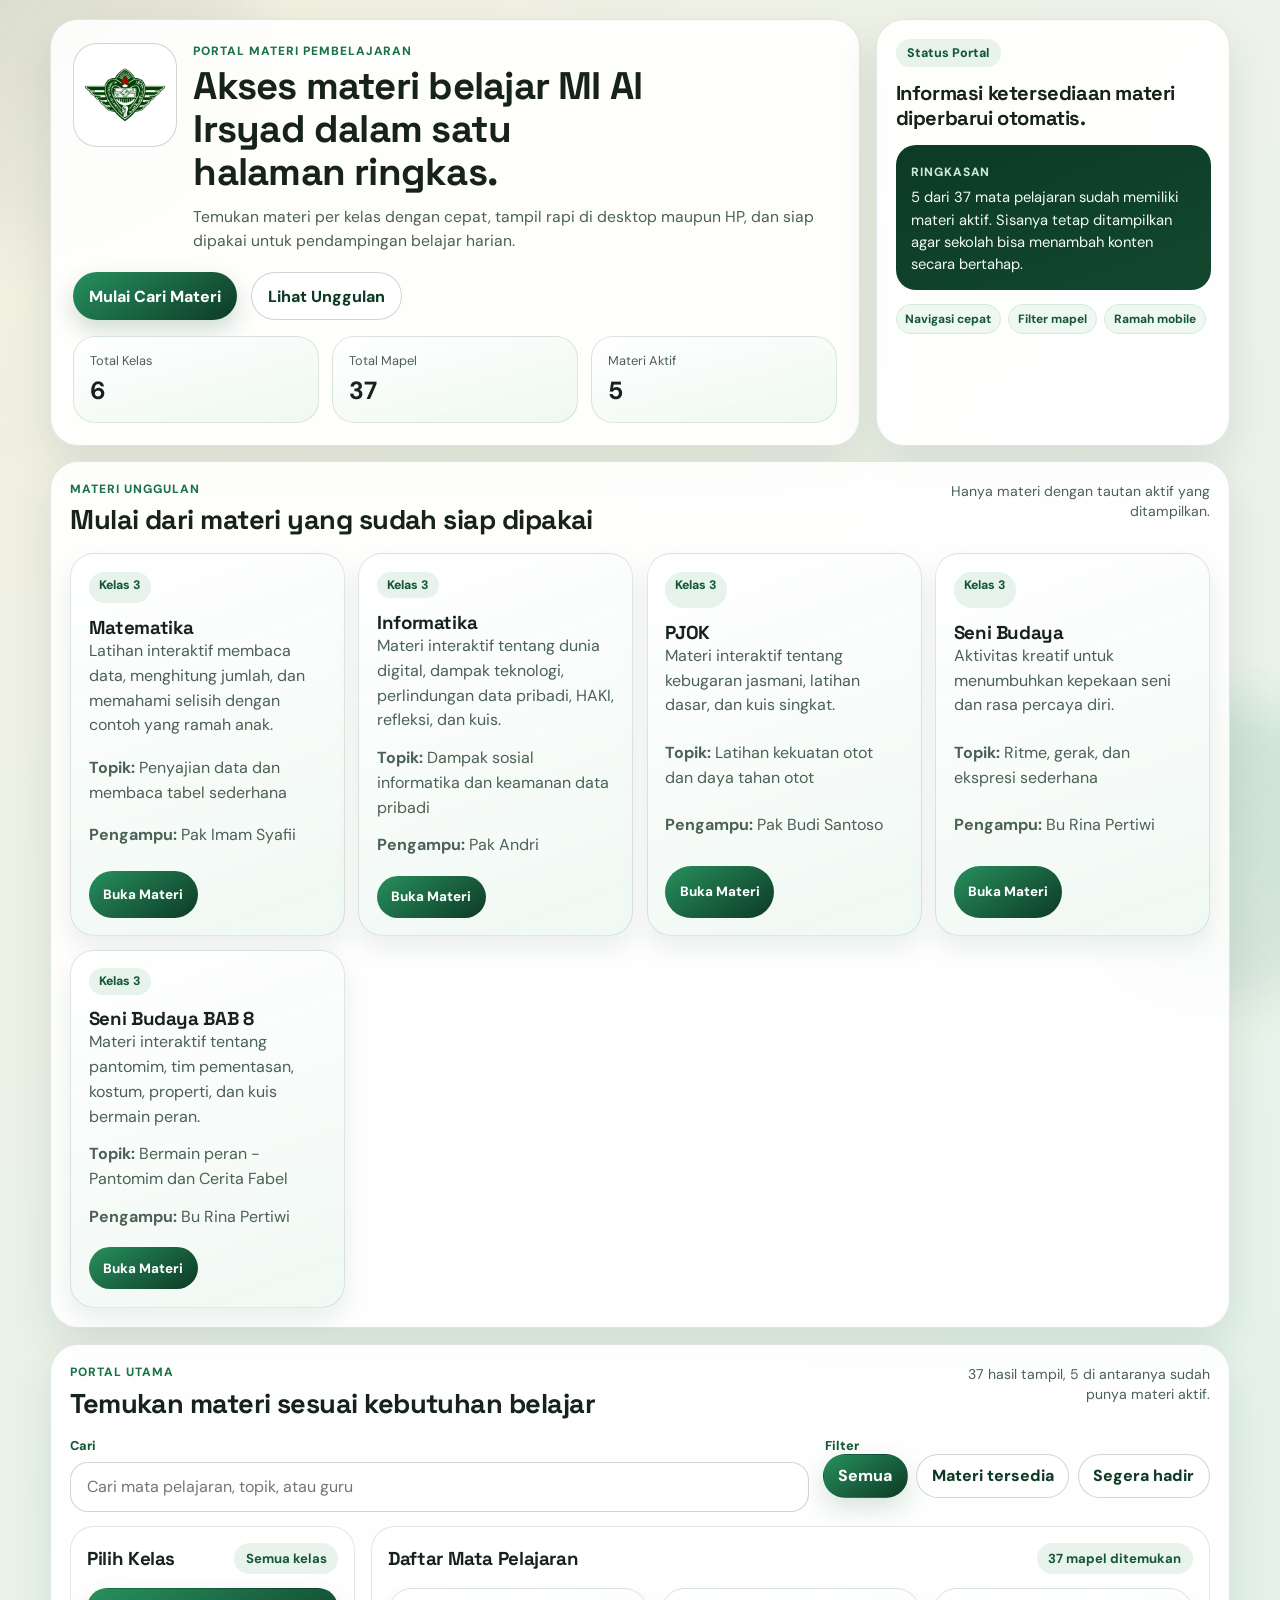
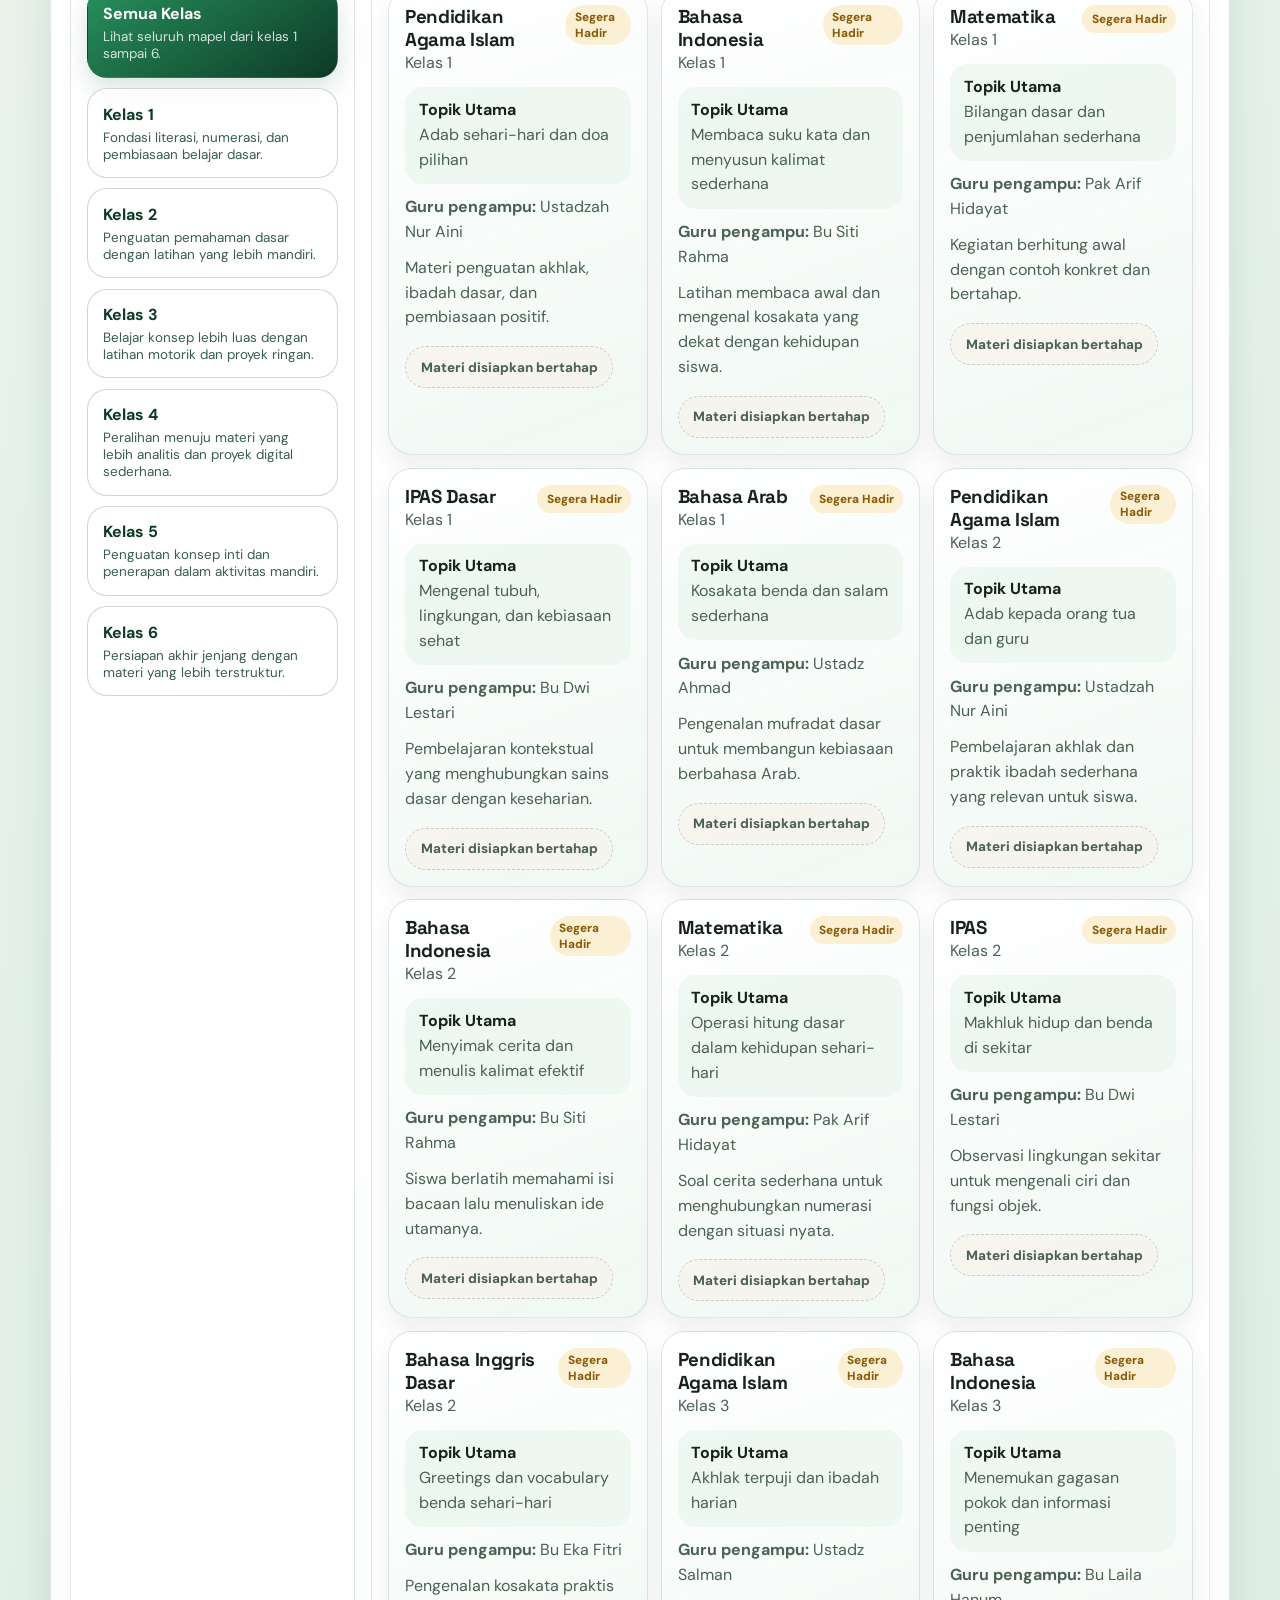
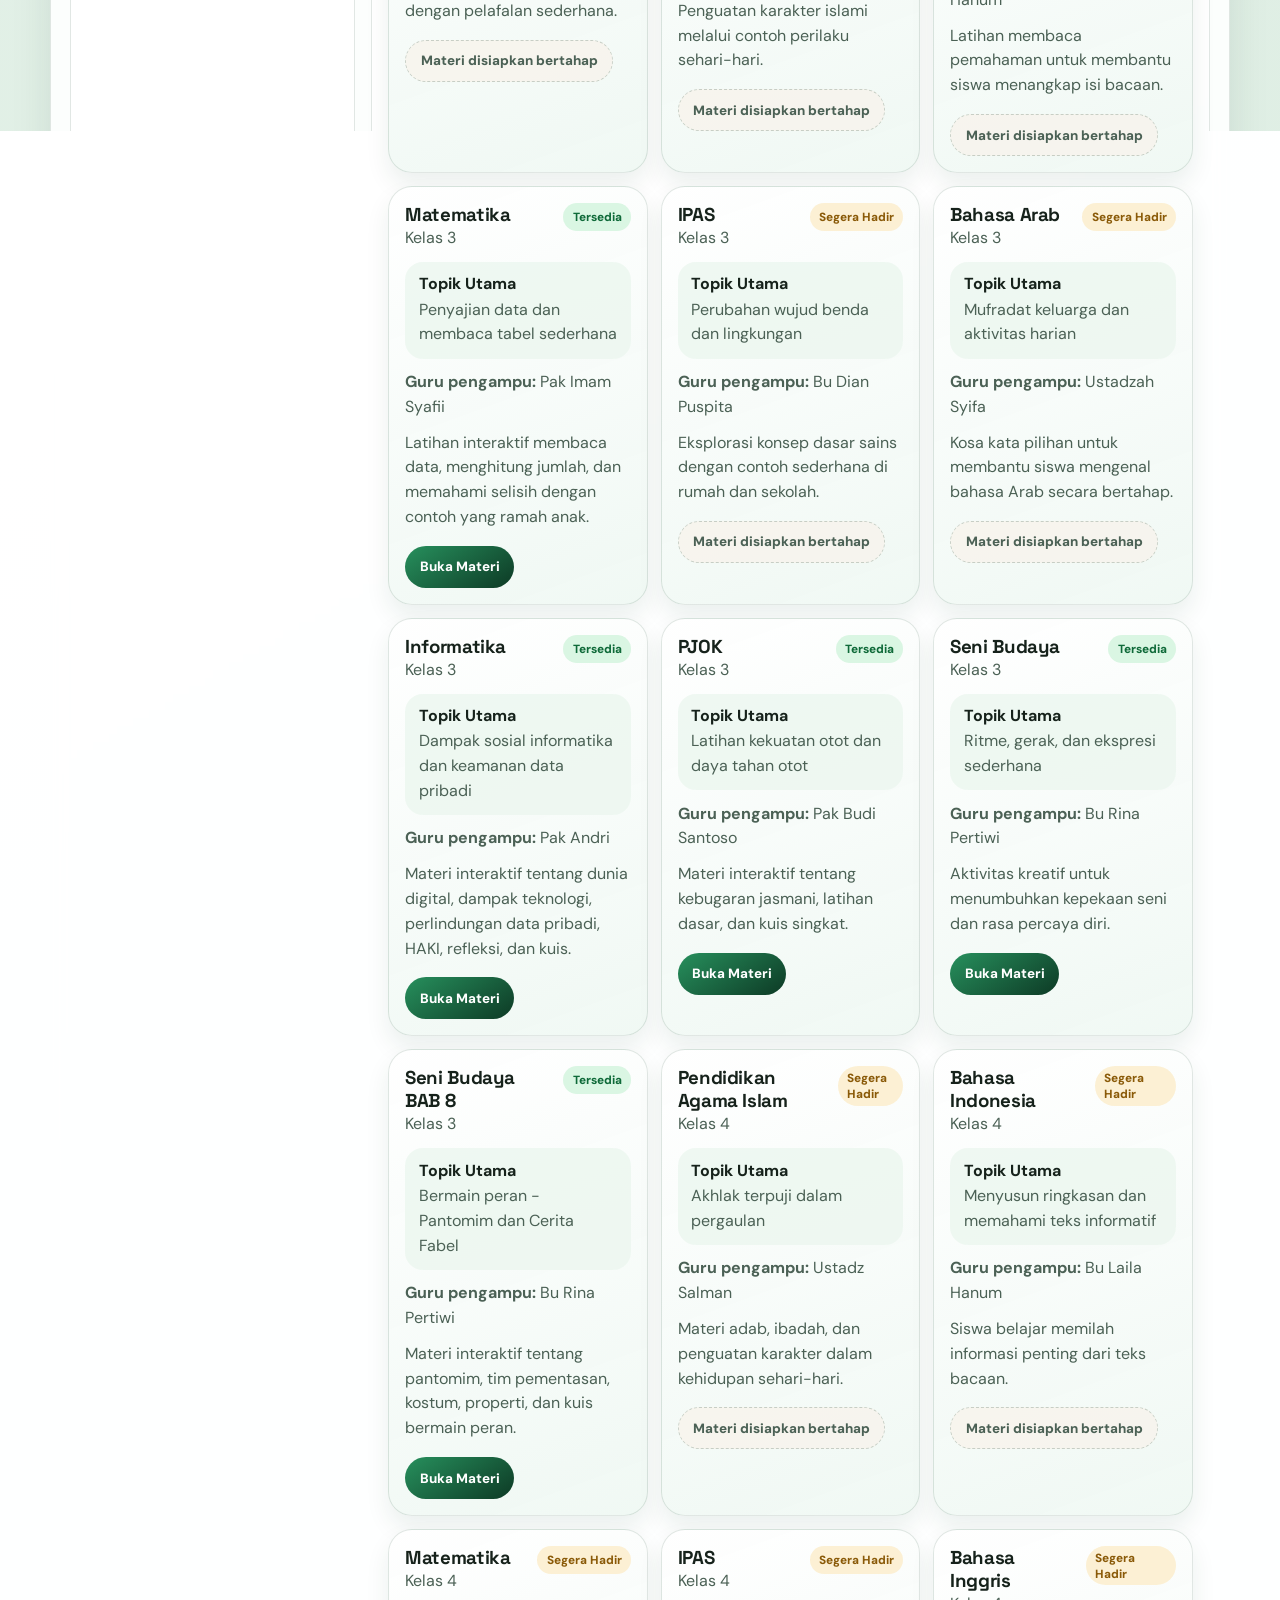
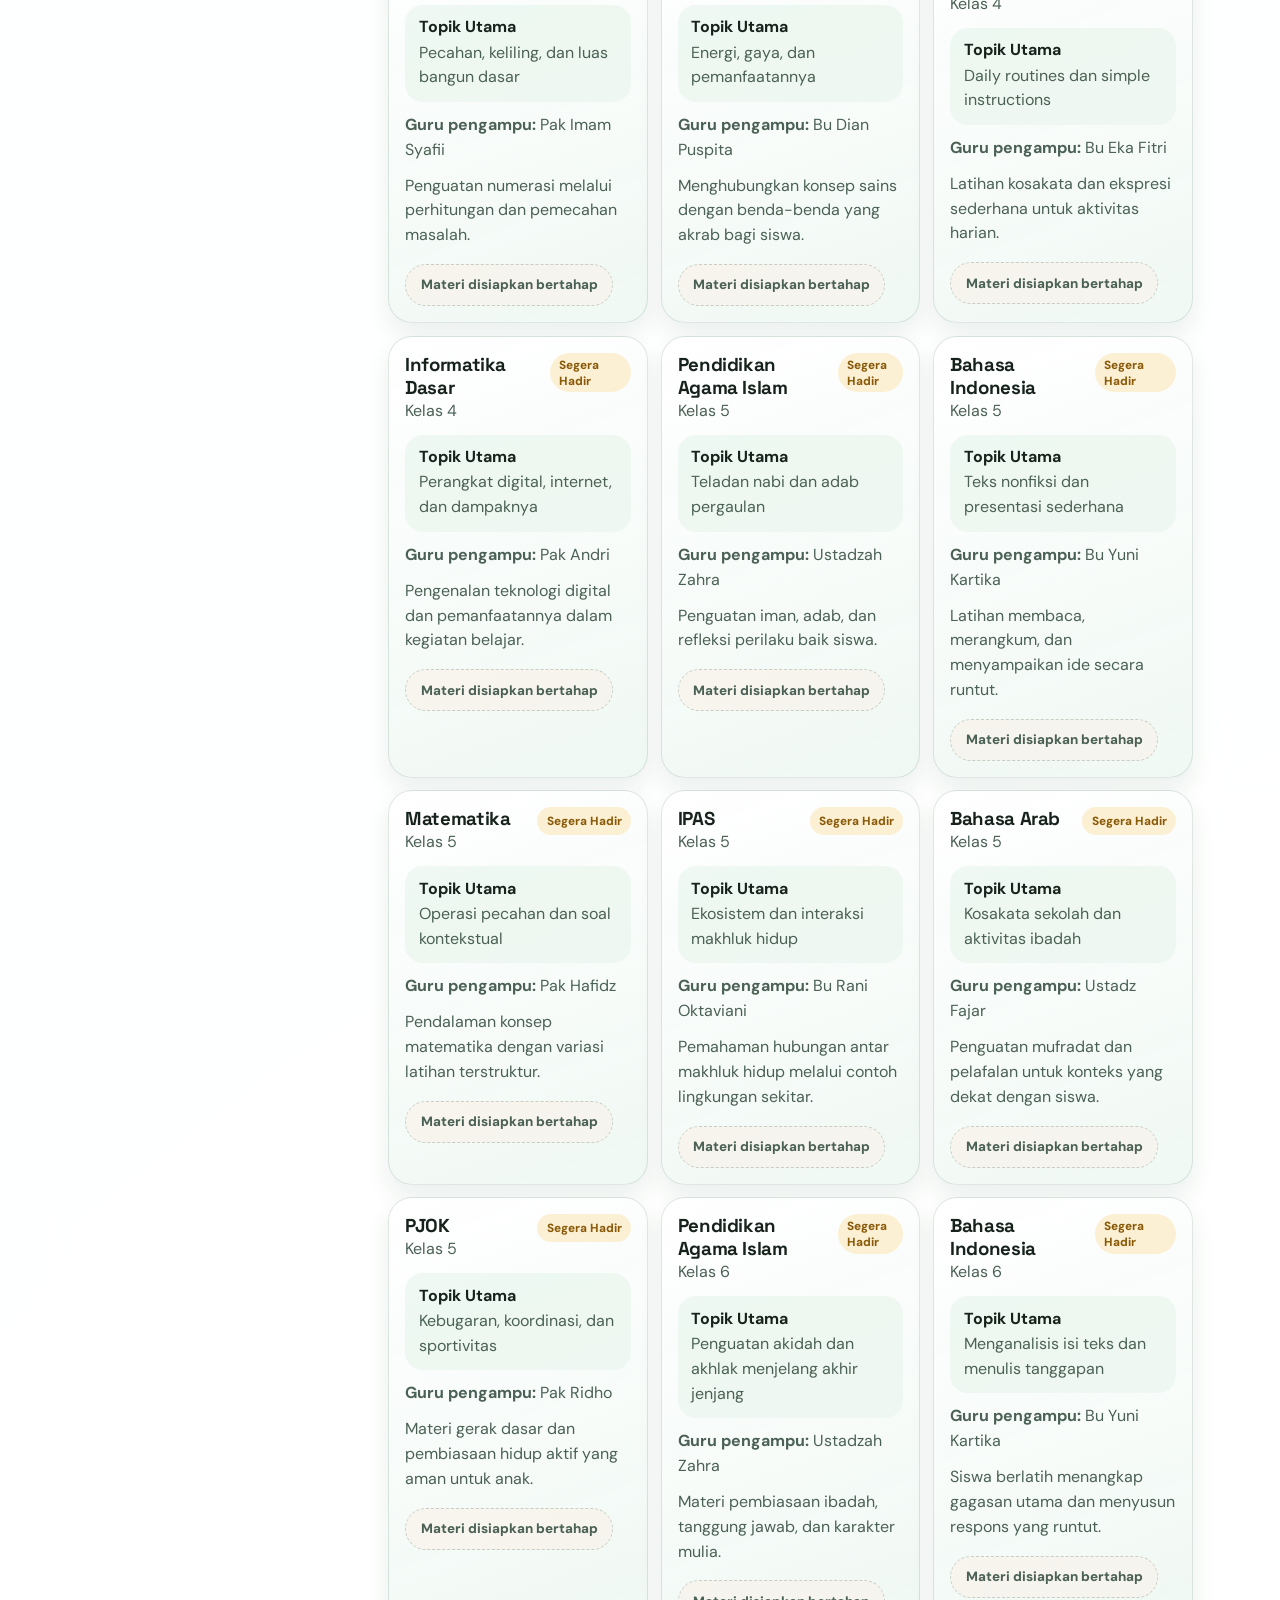
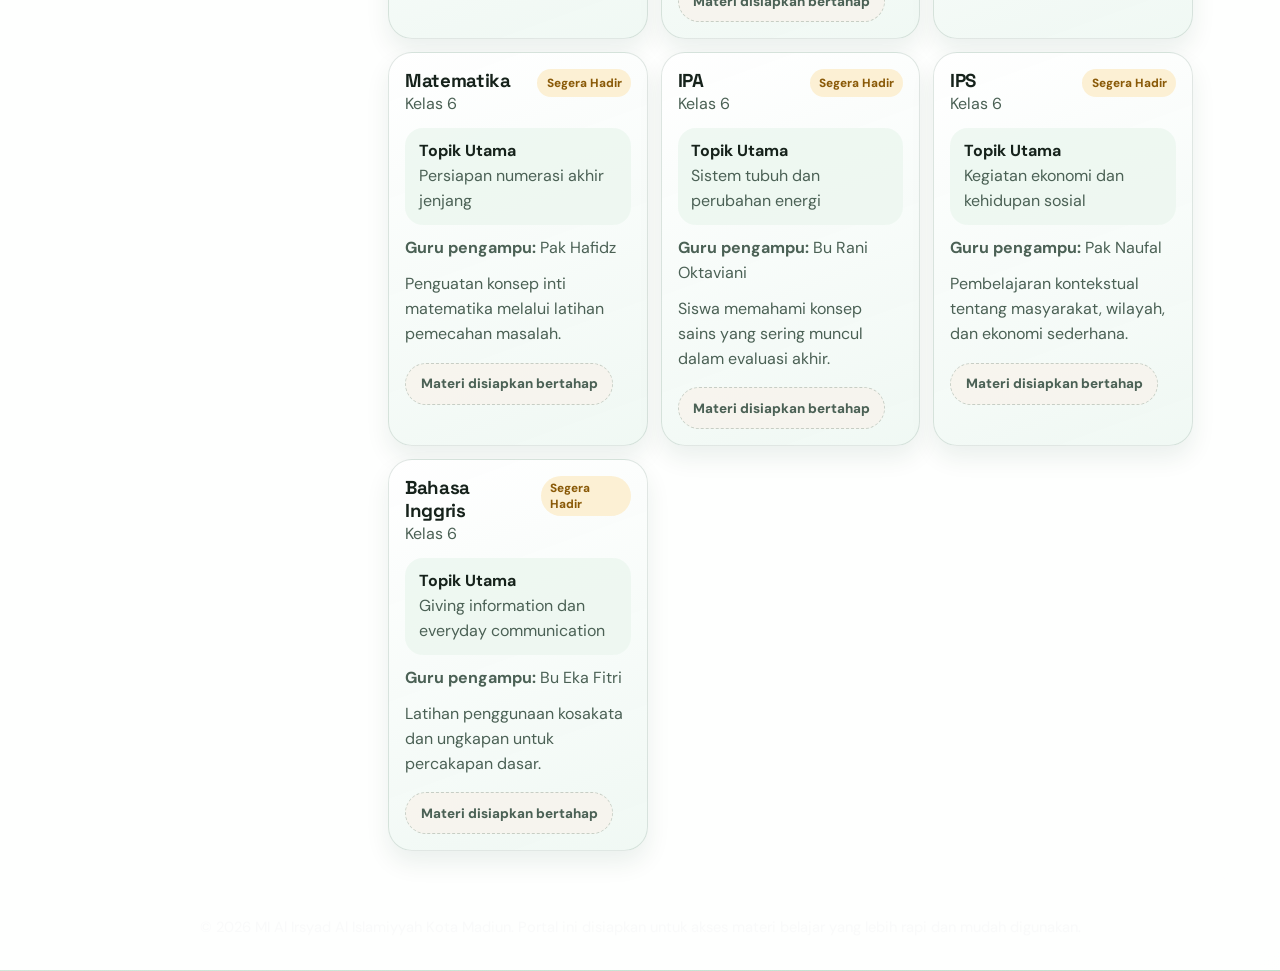
<file: index.html>
<!DOCTYPE html>
<html lang="id">
  <head>
    <meta charset="UTF-8" />
    <meta name="viewport" content="width=device-width, initial-scale=1.0" />
    <title>Portal Materi MI Al Irsyad Al Islamiyyah Kota Madiun</title>
    <meta
      name="description"
      content="Portal materi pembelajaran MI Al Irsyad Al Islamiyyah Kota Madiun. Pilih kelas, cari mata pelajaran, dan buka materi belajar interaktif."
    />
    <meta
      name="theme-color"
      content="#0d4b32"
    />
    <link rel="preconnect" href="https://fonts.googleapis.com" />
    <link rel="preconnect" href="https://fonts.gstatic.com" crossorigin />
    <link
      href="https://fonts.googleapis.com/css2?family=DM+Sans:wght@400;500;700;800&family=Space+Grotesk:wght@500;700&display=swap"
      rel="stylesheet"
    />
    <link rel="icon" type="image/png" href="assets/logo-mi-al-irsyad.png" />
    <link rel="stylesheet" href="styles.css" />
  </head>
  <body>
    <div class="bg-orb bg-orb-one" aria-hidden="true"></div>
    <div class="bg-orb bg-orb-two" aria-hidden="true"></div>

    <header class="hero shell">
      <div class="hero-copy surface surface-hero">
        <div class="brand-lockup">
          <img
            src="assets/logo-mi-al-irsyad.png"
            alt="Logo MI Al Irsyad Al Islamiyyah Kota Madiun"
            class="school-logo"
            id="school-logo"
          />
          <div class="school-logo-fallback" id="school-logo-fallback" aria-hidden="true">MI</div>
          <div>
            <p class="eyebrow">Portal Materi Pembelajaran</p>
            <h1>Akses materi belajar MI Al Irsyad dalam satu halaman ringkas.</h1>
            <p class="lead">
              Temukan materi per kelas dengan cepat, tampil rapi di desktop maupun HP,
              dan siap dipakai untuk pendampingan belajar harian.
            </p>
          </div>
        </div>

        <div class="hero-actions">
          <a class="primary-link" href="#portal-panel">Mulai Cari Materi</a>
          <a class="secondary-link" href="#materi-unggulan">Lihat Unggulan</a>
        </div>

        <div class="hero-stats" id="hero-stats" aria-live="polite">
          <article class="stat-card">
            <span>Total Kelas</span>
            <strong id="stat-kelas">-</strong>
          </article>
          <article class="stat-card">
            <span>Total Mapel</span>
            <strong id="stat-mapel">-</strong>
          </article>
          <article class="stat-card">
            <span>Materi Aktif</span>
            <strong id="stat-materi">-</strong>
          </article>
        </div>
      </div>

      <aside class="hero-side surface">
        <p class="side-label">Status Portal</p>
        <h2>Informasi ketersediaan materi diperbarui otomatis.</h2>
        <div class="announcement-card">
          <span class="announcement-label">Ringkasan</span>
          <p id="availability-summary">Memuat data materi...</p>
        </div>
        <div class="quick-points" aria-label="Keunggulan portal">
          <span class="quick-pill">Navigasi cepat</span>
          <span class="quick-pill">Filter mapel</span>
          <span class="quick-pill">Ramah mobile</span>
        </div>
      </aside>
    </header>

    <main class="shell layout">
      <section class="surface spotlight" id="materi-unggulan" aria-labelledby="materi-unggulan-title">
        <div class="section-heading">
          <div>
            <p class="eyebrow">Materi Unggulan</p>
            <h2 id="materi-unggulan-title">Mulai dari materi yang sudah siap dipakai</h2>
          </div>
          <p class="section-note">Hanya materi dengan tautan aktif yang ditampilkan.</p>
        </div>
        <div id="featured-list" class="featured-grid">
          <p class="placeholder-card">Daftar materi unggulan sedang dimuat.</p>
        </div>
      </section>

      <section class="surface portal-panel" id="portal-panel" aria-labelledby="portal-title">
        <div class="section-heading">
          <div>
            <p class="eyebrow">Portal Utama</p>
            <h2 id="portal-title">Temukan materi sesuai kebutuhan belajar</h2>
          </div>
          <p class="section-note" id="result-summary">Memuat daftar mata pelajaran...</p>
        </div>

        <div class="toolbar">
          <label class="search-field" for="search-input">
            <span class="search-label">Cari</span>
            <input
              id="search-input"
              type="search"
              placeholder="Cari mata pelajaran, topik, atau guru"
              autocomplete="off"
            />
          </label>

          <fieldset class="filter-group">
            <legend class="search-label">Filter</legend>
            <div class="filter-options">
              <button type="button" class="filter-chip active" data-filter="all" aria-pressed="true">
                Semua
              </button>
              <button type="button" class="filter-chip" data-filter="available" aria-pressed="false">
                Materi tersedia
              </button>
              <button type="button" class="filter-chip" data-filter="pending" aria-pressed="false">
                Segera hadir
              </button>
            </div>
          </fieldset>
        </div>

        <div class="portal-columns">
          <section class="panel-block" aria-labelledby="judul-kelas">
            <div class="panel-head">
              <h3 id="judul-kelas">Pilih Kelas</h3>
              <span id="kelas-terpilih" class="pill">Semua kelas</span>
            </div>
            <div id="kelas-list" class="class-grid" role="listbox" aria-label="Daftar kelas"></div>
          </section>

          <section class="panel-block" aria-labelledby="judul-mapel">
            <div class="panel-head">
              <h3 id="judul-mapel">Daftar Mata Pelajaran</h3>
              <span class="pill" id="mapel-info">Menampilkan semua mata pelajaran</span>
            </div>
            <div id="mapel-list" class="subject-grid">
              <p class="placeholder-card">Daftar mata pelajaran sedang dimuat.</p>
            </div>
          </section>
        </div>
      </section>
    </main>

    <footer class="site-footer">
      <p>
        © <span id="year"></span> MI Al Irsyad Al Islamiyyah Kota Madiun. Portal ini
        disiapkan untuk akses materi belajar yang lebih rapi dan mudah digunakan.
      </p>
    </footer>

    <script src="data/portal-data.js"></script>
    <script src="script.js"></script>
  </body>
</html>
</file>
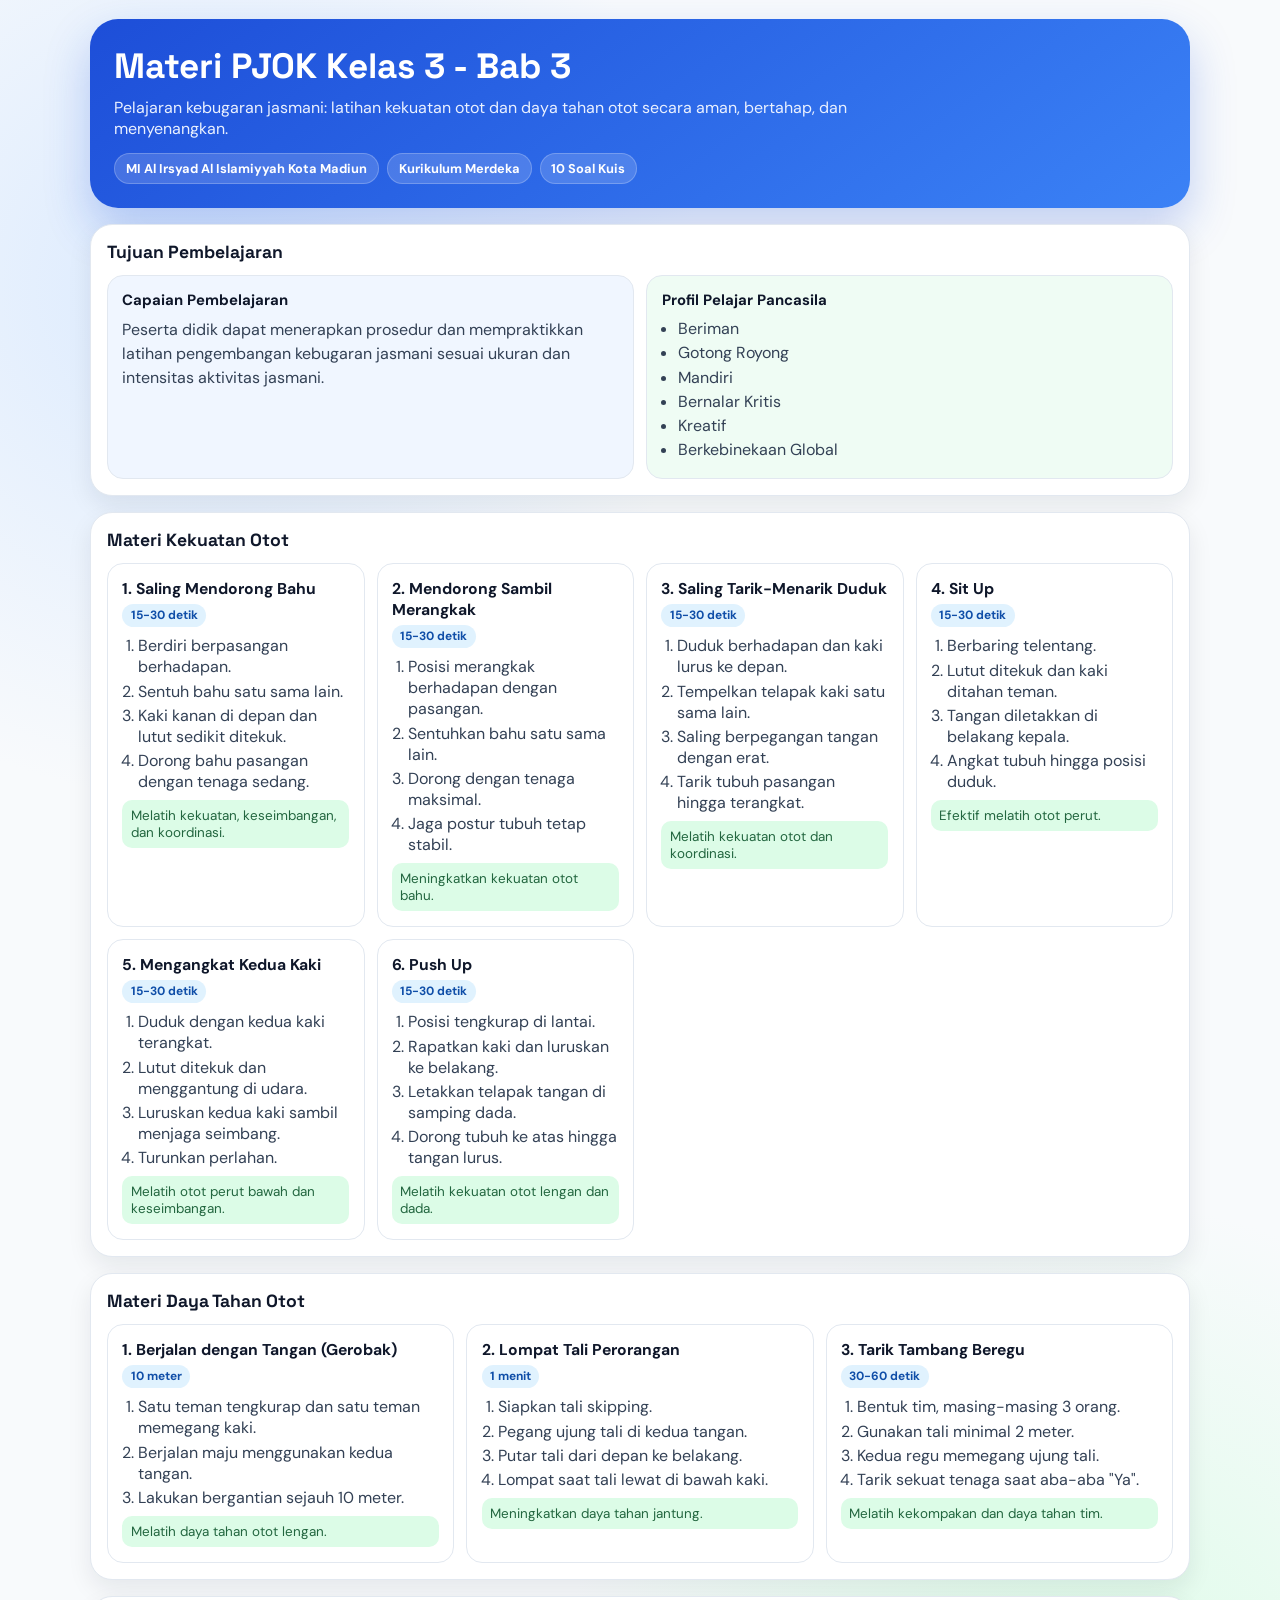
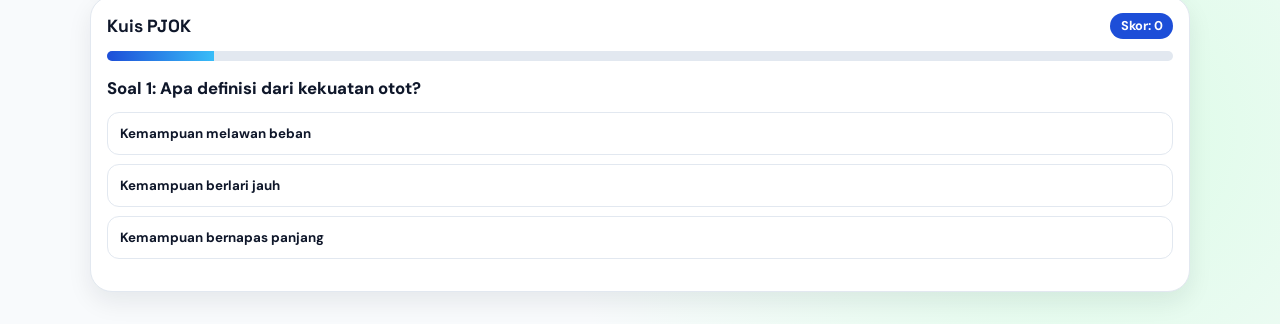
<file: materi/pjok-kelas-3-bab-3.html>
<!DOCTYPE html>
<html lang="id">
  <head>
    <meta charset="UTF-8" />
    <meta name="viewport" content="width=device-width, initial-scale=1.0" />
    <title>Materi PJOK Kelas 3 Bab 3</title>
    <link rel="preconnect" href="https://fonts.googleapis.com" />
    <link rel="preconnect" href="https://fonts.gstatic.com" crossorigin />
    <link
      href="https://fonts.googleapis.com/css2?family=DM+Sans:wght@400;500;700;800&family=Space+Grotesk:wght@600;700&display=swap"
      rel="stylesheet"
    />
    <style>
      :root {
        --blue-900: #1e3a8a;
        --blue-700: #1d4ed8;
        --blue-500: #3b82f6;
        --sky-100: #e0f2fe;
        --mint-100: #dcfce7;
        --amber-100: #fef3c7;
        --slate-900: #0f172a;
        --slate-700: #334155;
        --slate-500: #64748b;
        --slate-200: #e2e8f0;
        --bg: #f8fafc;
      }

      * {
        box-sizing: border-box;
      }

      body {
        margin: 0;
        font-family: "DM Sans", sans-serif;
        background: radial-gradient(circle at 15% 15%, #dbeafe, transparent 26%),
          radial-gradient(circle at 85% 90%, #dcfce7, transparent 26%), var(--bg);
        color: var(--slate-900);
      }

      .wrap {
        width: min(1100px, calc(100% - 2rem));
        margin: 1.2rem auto 2rem;
      }

      .hero {
        border-radius: 28px;
        background: linear-gradient(145deg, var(--blue-700), var(--blue-500));
        color: #fff;
        padding: 1.5rem;
        box-shadow: 0 20px 45px rgba(29, 78, 216, 0.25);
      }

      .hero h1 {
        margin: 0;
        font-family: "Space Grotesk", sans-serif;
        font-size: clamp(1.4rem, 1.8vw + 0.8rem, 2.2rem);
      }

      .hero p {
        margin: 0.55rem 0 0;
        max-width: 68ch;
        color: #eaf1ff;
      }

      .pill-row {
        margin-top: 0.9rem;
        display: flex;
        flex-wrap: wrap;
        gap: 0.5rem;
      }

      .pill {
        background: rgba(255, 255, 255, 0.16);
        border: 1px solid rgba(255, 255, 255, 0.22);
        border-radius: 999px;
        padding: 0.36rem 0.68rem;
        font-weight: 700;
        font-size: 0.8rem;
      }

      .card {
        background: #fff;
        margin-top: 1rem;
        border: 1px solid var(--slate-200);
        border-radius: 22px;
        padding: 1rem;
        box-shadow: 0 10px 24px rgba(15, 23, 42, 0.08);
      }

      .section-title {
        margin: 0;
        font-size: 1.1rem;
        font-family: "Space Grotesk", sans-serif;
      }

      .tujuan-grid {
        margin-top: 0.75rem;
        display: grid;
        grid-template-columns: 1fr 1fr;
        gap: 0.8rem;
      }

      .mini-card {
        border-radius: 16px;
        padding: 0.9rem;
        border: 1px solid var(--slate-200);
      }

      .mini-card h3 {
        margin: 0;
        font-size: 0.93rem;
      }

      .mini-card p {
        margin: 0.5rem 0 0;
        color: var(--slate-700);
        line-height: 1.5;
      }

      .mini-card ul {
        margin: 0.5rem 0 0;
        padding-left: 1rem;
      }

      .mini-card li {
        color: var(--slate-700);
        margin-bottom: 0.2rem;
      }

      .blue {
        background: #f0f6ff;
      }

      .green {
        background: #effcf4;
      }

      .exercise-grid {
        margin-top: 0.75rem;
        display: grid;
        grid-template-columns: repeat(auto-fit, minmax(240px, 1fr));
        gap: 0.75rem;
      }

      .exercise {
        border: 1px solid var(--slate-200);
        border-radius: 16px;
        padding: 0.9rem;
        background: #fff;
      }

      .exercise h3 {
        margin: 0;
        font-size: 0.98rem;
      }

      .meta {
        margin-top: 0.32rem;
        display: inline-block;
        padding: 0.2rem 0.52rem;
        border-radius: 999px;
        background: var(--sky-100);
        color: #0f4ea8;
        font-size: 0.75rem;
        font-weight: 700;
      }

      .exercise ol {
        margin: 0.55rem 0 0;
        padding-left: 1rem;
      }

      .exercise li {
        margin-bottom: 0.2rem;
        color: var(--slate-700);
      }

      .note {
        margin: 0.5rem 0 0;
        font-size: 0.84rem;
        color: #22663f;
        background: var(--mint-100);
        border-radius: 10px;
        padding: 0.45rem 0.52rem;
      }

      .quiz-head {
        display: flex;
        justify-content: space-between;
        align-items: center;
        gap: 1rem;
      }

      .score {
        background: #1d4ed8;
        color: #fff;
        border-radius: 999px;
        padding: 0.3rem 0.65rem;
        font-size: 0.8rem;
        font-weight: 700;
      }

      .progress {
        margin-top: 0.75rem;
        height: 10px;
        border-radius: 999px;
        background: #e2e8f0;
        overflow: hidden;
      }

      .bar {
        height: 100%;
        width: 0;
        background: linear-gradient(90deg, #1d4ed8, #38bdf8);
        transition: width 0.3s ease;
      }

      #question {
        margin: 1rem 0 0.8rem;
        font-size: 1.05rem;
        font-weight: 800;
      }

      .answers {
        display: grid;
        gap: 0.55rem;
      }

      .answer-btn {
        border: 1px solid var(--slate-200);
        background: #fff;
        color: var(--slate-900);
        text-align: left;
        border-radius: 12px;
        padding: 0.75rem;
        font-family: "DM Sans", sans-serif;
        font-weight: 700;
        cursor: pointer;
      }

      .answer-btn:hover {
        border-color: #93c5fd;
        background: #eff6ff;
      }

      .answer-btn.correct {
        background: #dcfce7;
        border-color: #22c55e;
      }

      .answer-btn.wrong {
        background: #fee2e2;
        border-color: #ef4444;
      }

      #feedback {
        margin-top: 0.65rem;
        font-weight: 700;
      }

      .hide {
        display: none;
      }

      #result {
        margin-top: 0.8rem;
        border-radius: 16px;
        border: 1px solid var(--slate-200);
        padding: 1rem;
        background: #f8fafc;
      }

      .btn {
        border: none;
        border-radius: 12px;
        background: var(--blue-700);
        color: #fff;
        font-weight: 800;
        padding: 0.72rem 0.9rem;
        cursor: pointer;
      }

      @media (max-width: 760px) {
        .tujuan-grid {
          grid-template-columns: 1fr;
        }
      }
    </style>
  </head>
  <body>
    <div class="wrap">
      <header class="hero">
        <h1>Materi PJOK Kelas 3 - Bab 3</h1>
        <p>
          Pelajaran kebugaran jasmani: latihan kekuatan otot dan daya tahan otot secara aman,
          bertahap, dan menyenangkan.
        </p>
        <div class="pill-row">
          <span class="pill">MI Al Irsyad Al Islamiyyah Kota Madiun</span>
          <span class="pill">Kurikulum Merdeka</span>
          <span class="pill">10 Soal Kuis</span>
        </div>
      </header>

      <section class="card">
        <h2 class="section-title">Tujuan Pembelajaran</h2>
        <div class="tujuan-grid">
          <article class="mini-card blue">
            <h3>Capaian Pembelajaran</h3>
            <p>
              Peserta didik dapat menerapkan prosedur dan mempraktikkan latihan pengembangan
              kebugaran jasmani sesuai ukuran dan intensitas aktivitas jasmani.
            </p>
          </article>
          <article class="mini-card green">
            <h3>Profil Pelajar Pancasila</h3>
            <ul>
              <li>Beriman</li>
              <li>Gotong Royong</li>
              <li>Mandiri</li>
              <li>Bernalar Kritis</li>
              <li>Kreatif</li>
              <li>Berkebinekaan Global</li>
            </ul>
          </article>
        </div>
      </section>

      <section class="card">
        <h2 class="section-title">Materi Kekuatan Otot</h2>
        <div class="exercise-grid">
          <article class="exercise">
            <h3>1. Saling Mendorong Bahu</h3>
            <span class="meta">15-30 detik</span>
            <ol>
              <li>Berdiri berpasangan berhadapan.</li>
              <li>Sentuh bahu satu sama lain.</li>
              <li>Kaki kanan di depan dan lutut sedikit ditekuk.</li>
              <li>Dorong bahu pasangan dengan tenaga sedang.</li>
            </ol>
            <p class="note">Melatih kekuatan, keseimbangan, dan koordinasi.</p>
          </article>

          <article class="exercise">
            <h3>2. Mendorong Sambil Merangkak</h3>
            <span class="meta">15-30 detik</span>
            <ol>
              <li>Posisi merangkak berhadapan dengan pasangan.</li>
              <li>Sentuhkan bahu satu sama lain.</li>
              <li>Dorong dengan tenaga maksimal.</li>
              <li>Jaga postur tubuh tetap stabil.</li>
            </ol>
            <p class="note">Meningkatkan kekuatan otot bahu.</p>
          </article>

          <article class="exercise">
            <h3>3. Saling Tarik-Menarik Duduk</h3>
            <span class="meta">15-30 detik</span>
            <ol>
              <li>Duduk berhadapan dan kaki lurus ke depan.</li>
              <li>Tempelkan telapak kaki satu sama lain.</li>
              <li>Saling berpegangan tangan dengan erat.</li>
              <li>Tarik tubuh pasangan hingga terangkat.</li>
            </ol>
            <p class="note">Melatih kekuatan otot dan koordinasi.</p>
          </article>

          <article class="exercise">
            <h3>4. Sit Up</h3>
            <span class="meta">15-30 detik</span>
            <ol>
              <li>Berbaring telentang.</li>
              <li>Lutut ditekuk dan kaki ditahan teman.</li>
              <li>Tangan diletakkan di belakang kepala.</li>
              <li>Angkat tubuh hingga posisi duduk.</li>
            </ol>
            <p class="note">Efektif melatih otot perut.</p>
          </article>

          <article class="exercise">
            <h3>5. Mengangkat Kedua Kaki</h3>
            <span class="meta">15-30 detik</span>
            <ol>
              <li>Duduk dengan kedua kaki terangkat.</li>
              <li>Lutut ditekuk dan menggantung di udara.</li>
              <li>Luruskan kedua kaki sambil menjaga seimbang.</li>
              <li>Turunkan perlahan.</li>
            </ol>
            <p class="note">Melatih otot perut bawah dan keseimbangan.</p>
          </article>

          <article class="exercise">
            <h3>6. Push Up</h3>
            <span class="meta">15-30 detik</span>
            <ol>
              <li>Posisi tengkurap di lantai.</li>
              <li>Rapatkan kaki dan luruskan ke belakang.</li>
              <li>Letakkan telapak tangan di samping dada.</li>
              <li>Dorong tubuh ke atas hingga tangan lurus.</li>
            </ol>
            <p class="note">Melatih kekuatan otot lengan dan dada.</p>
          </article>
        </div>
      </section>

      <section class="card">
        <h2 class="section-title">Materi Daya Tahan Otot</h2>
        <div class="exercise-grid">
          <article class="exercise">
            <h3>1. Berjalan dengan Tangan (Gerobak)</h3>
            <span class="meta">10 meter</span>
            <ol>
              <li>Satu teman tengkurap dan satu teman memegang kaki.</li>
              <li>Berjalan maju menggunakan kedua tangan.</li>
              <li>Lakukan bergantian sejauh 10 meter.</li>
            </ol>
            <p class="note">Melatih daya tahan otot lengan.</p>
          </article>

          <article class="exercise">
            <h3>2. Lompat Tali Perorangan</h3>
            <span class="meta">1 menit</span>
            <ol>
              <li>Siapkan tali skipping.</li>
              <li>Pegang ujung tali di kedua tangan.</li>
              <li>Putar tali dari depan ke belakang.</li>
              <li>Lompat saat tali lewat di bawah kaki.</li>
            </ol>
            <p class="note">Meningkatkan daya tahan jantung.</p>
          </article>

          <article class="exercise">
            <h3>3. Tarik Tambang Beregu</h3>
            <span class="meta">30-60 detik</span>
            <ol>
              <li>Bentuk tim, masing-masing 3 orang.</li>
              <li>Gunakan tali minimal 2 meter.</li>
              <li>Kedua regu memegang ujung tali.</li>
              <li>Tarik sekuat tenaga saat aba-aba "Ya".</li>
            </ol>
            <p class="note">Melatih kekompakan dan daya tahan tim.</p>
          </article>
        </div>
      </section>

      <section class="card">
        <div class="quiz-head">
          <h2 class="section-title">Kuis PJOK</h2>
          <span class="score" id="score">Skor: 0</span>
        </div>
        <div class="progress"><div class="bar" id="bar"></div></div>
        <p id="question"></p>
        <div class="answers" id="answers"></div>
        <p id="feedback"></p>
        <div id="result" class="hide"></div>
      </section>
    </div>

    <script>
      const kuisData = [
        { q: "Apa definisi dari kekuatan otot?", a: ["Kemampuan melawan beban", "Kemampuan berlari jauh", "Kemampuan bernapas panjang"], c: 0 },
        { q: "Latihan Sit Up melatih otot bagian...", a: ["Lengan", "Perut", "Kaki"], c: 1 },
        { q: "Durasi latihan dorong bahu adalah...", a: ["1 jam", "15-30 detik", "2 menit"], c: 1 },
        { q: "Jarak berjalan dengan tangan adalah...", a: ["5 meter", "10 meter", "50 meter"], c: 1 },
        { q: "Latihan daya tahan bertujuan agar tidak cepat...", a: ["Lapar", "Lelah", "Ngantuk"], c: 1 },
        { q: "Panjang tali minimal tarik tambang adalah...", a: ["2 meter", "1 meter", "50 cm"], c: 0 },
        { q: "Aba-aba mulai menarik tali adalah...", a: ["Siap", "Mulai", "Ya"], c: 2 },
        { q: "Push Up melatih kekuatan otot...", a: ["Perut", "Lengan dan Dada", "Leher"], c: 1 },
        { q: "Lompat tali perorangan dilakukan selama...", a: ["1 menit", "10 menit", "5 detik"], c: 0 },
        { q: "Kebugaran membantu mencegah penyakit...", a: ["Hanya flu", "Menular dan tidak menular", "Sakit gigi"], c: 1 }
      ];

      const scoreEl = document.getElementById("score");
      const questionEl = document.getElementById("question");
      const answersEl = document.getElementById("answers");
      const feedbackEl = document.getElementById("feedback");
      const barEl = document.getElementById("bar");
      const resultEl = document.getElementById("result");

      let idx = 0;
      let score = 0;

      function renderQuiz() {
        const current = kuisData[idx];
        questionEl.textContent = `Soal ${idx + 1}: ${current.q}`;
        answersEl.innerHTML = "";
        feedbackEl.textContent = "";
        barEl.style.width = `${((idx + 1) / kuisData.length) * 100}%`;
        scoreEl.textContent = `Skor: ${score}`;

        current.a.forEach((ans, i) => {
          const btn = document.createElement("button");
          btn.className = "answer-btn";
          btn.textContent = ans;
          btn.addEventListener("click", () => pilihJawaban(i));
          answersEl.appendChild(btn);
        });
      }

      function pilihJawaban(selected) {
        const current = kuisData[idx];
        const buttons = Array.from(answersEl.children);

        buttons.forEach((btn, i) => {
          btn.disabled = true;
          if (i === current.c) {
            btn.classList.add("correct");
          }
        });

        if (selected === current.c) {
          score += 100;
          feedbackEl.textContent = "Jawaban benar. Mantap!";
          feedbackEl.style.color = "#15803d";
        } else {
          buttons[selected].classList.add("wrong");
          feedbackEl.textContent = "Belum tepat. Tetap semangat ya.";
          feedbackEl.style.color = "#b91c1c";
        }

        scoreEl.textContent = `Skor: ${score}`;

        setTimeout(() => {
          idx += 1;
          if (idx < kuisData.length) {
            renderQuiz();
          } else {
            tampilHasil();
          }
        }, 850);
      }

      function tampilHasil() {
        questionEl.textContent = "Kuis selesai.";
        answersEl.innerHTML = "";
        feedbackEl.textContent = "";
        barEl.style.width = "100%";
        resultEl.classList.remove("hide");
        resultEl.innerHTML = `
          <h3 style="margin:0;font-family:'Space Grotesk',sans-serif;">Skor Akhir: ${score} / 1000</h3>
          <p style="margin:.45rem 0 0;color:#334155;">Terus latihan agar tubuh makin kuat, sehat, dan bugar.</p>
          <button class="btn" id="ulang-btn" style="margin-top:.8rem;">Ulangi Kuis</button>
        `;

        document.getElementById("ulang-btn").addEventListener("click", () => {
          idx = 0;
          score = 0;
          resultEl.classList.add("hide");
          renderQuiz();
        });
      }

      renderQuiz();
    </script>
  </body>
</html>
</file>
<file: styles.css>
:root {
  --forest-950: #082919;
  --forest-900: #0d3a25;
  --forest-800: #145737;
  --forest-700: #1b7248;
  --forest-600: #27905d;
  --forest-500: #3ba66f;
  --sand-100: #f7f4ed;
  --mint-100: #eef8f1;
  --mint-200: #e3f1e8;
  --mint-300: #d4eadc;
  --white: rgba(255, 255, 255, 0.9);
  --text-main: #16221b;
  --text-soft: #4b6155;
  --line: rgba(13, 58, 37, 0.12);
  --line-strong: rgba(13, 58, 37, 0.2);
  --shadow-lg: 0 24px 56px rgba(13, 58, 37, 0.14);
  --shadow-md: 0 14px 30px rgba(13, 58, 37, 0.1);
}

* {
  box-sizing: border-box;
}

html {
  scroll-behavior: smooth;
}

body {
  margin: 0;
  min-height: 100vh;
  font-family: "DM Sans", sans-serif;
  color: var(--text-main);
  background:
    radial-gradient(circle at top left, rgba(243, 235, 215, 0.72), transparent 24%),
    radial-gradient(circle at bottom right, rgba(59, 166, 111, 0.15), transparent 28%),
    linear-gradient(150deg, #edf6f0 0%, #e0efe5 45%, #d7eadf 100%);
  overflow-x: hidden;
}

a {
  color: inherit;
}

button,
input {
  font: inherit;
}

.bg-orb {
  position: fixed;
  border-radius: 999px;
  z-index: -1;
  filter: blur(26px);
  opacity: 0.65;
}

.bg-orb-one {
  width: 360px;
  height: 360px;
  top: -110px;
  left: -100px;
  background: linear-gradient(145deg, rgba(13, 58, 37, 0.2), rgba(247, 244, 237, 0.65));
}

.bg-orb-two {
  width: 300px;
  height: 300px;
  right: -90px;
  bottom: -100px;
  background: linear-gradient(145deg, rgba(59, 166, 111, 0.28), rgba(8, 41, 25, 0.1));
}

.shell {
  width: min(1180px, calc(100% - 2rem));
  margin: 0 auto;
}

.surface {
  background: var(--white);
  border: 1px solid var(--line);
  border-radius: 28px;
  backdrop-filter: blur(8px);
  box-shadow: 0 18px 42px rgba(13, 58, 37, 0.1);
}

.hero {
  display: grid;
  grid-template-columns: minmax(0, 1.42fr) minmax(280px, 0.62fr);
  gap: 1rem;
  padding-top: 1.2rem;
}

.surface-hero {
  padding: 1.4rem;
  animation: rise 0.65s ease both;
}

.brand-lockup {
  display: flex;
  align-items: flex-start;
  gap: 1rem;
}

.school-logo,
.school-logo-fallback {
  width: 104px;
  height: 104px;
  border-radius: 24px;
  flex-shrink: 0;
}

.school-logo {
  object-fit: contain;
  background: #fff;
  border: 1px solid var(--line-strong);
  padding: 0.5rem;
}

.school-logo-fallback {
  display: none;
  align-items: center;
  justify-content: center;
  background: linear-gradient(145deg, var(--forest-700), var(--forest-950));
  color: #fff;
  font-family: "Space Grotesk", sans-serif;
  font-size: 2rem;
  font-weight: 700;
}

.eyebrow {
  margin: 0 0 0.35rem;
  color: var(--forest-700);
  letter-spacing: 0.08em;
  text-transform: uppercase;
  font-size: 0.75rem;
  font-weight: 800;
}

h1,
h2,
h3 {
  margin: 0;
  font-family: "Space Grotesk", sans-serif;
  letter-spacing: -0.02em;
}

h1 {
  font-size: clamp(1.6rem, 1.8vw + 1rem, 2.4rem);
  line-height: 1.12;
  max-width: 18ch;
}

.lead {
  margin: 0.72rem 0 0;
  max-width: 58ch;
  color: var(--text-soft);
  line-height: 1.58;
  font-size: 0.98rem;
}

.hero-actions {
  display: flex;
  flex-wrap: wrap;
  gap: 0.85rem;
  margin-top: 1.1rem;
}

.primary-link,
.secondary-link {
  display: inline-flex;
  align-items: center;
  justify-content: center;
  min-height: 48px;
  padding: 0.8rem 1rem;
  border-radius: 999px;
  font-weight: 800;
  text-decoration: none;
  transition: transform 0.2s ease, box-shadow 0.2s ease, background-color 0.2s ease;
}

.primary-link {
  color: #fff;
  background: linear-gradient(145deg, var(--forest-600), var(--forest-900));
  box-shadow: 0 10px 22px rgba(20, 87, 55, 0.2);
}

.secondary-link {
  color: var(--forest-900);
  background: rgba(255, 255, 255, 0.82);
  border: 1px solid var(--line-strong);
}

.primary-link:hover,
.primary-link:focus-visible,
.secondary-link:hover,
.secondary-link:focus-visible,
.featured-link:hover,
.featured-link:focus-visible,
.subject-link:hover,
.subject-link:focus-visible,
.filter-chip:hover,
.filter-chip:focus-visible,
.class-button:hover,
.class-button:focus-visible {
  transform: translateY(-1px);
}

.hero-stats {
  margin-top: 1rem;
  display: grid;
  grid-template-columns: repeat(3, minmax(0, 1fr));
  gap: 0.8rem;
}

.stat-card {
  padding: 0.9rem 1rem;
  border-radius: 22px;
  background: linear-gradient(165deg, rgba(255, 255, 255, 0.94), rgba(238, 248, 241, 0.96));
  border: 1px solid var(--line);
}

.stat-card span {
  display: block;
  font-size: 0.8rem;
  color: var(--text-soft);
}

.stat-card strong {
  display: block;
  margin-top: 0.35rem;
  font-size: clamp(1.15rem, 1.1vw + 0.85rem, 1.55rem);
}

.hero-side {
  padding: 1.15rem;
  display: grid;
  align-content: start;
  gap: 0.9rem;
  animation: rise 0.75s ease both;
}

.side-label {
  display: inline-flex;
  width: fit-content;
  margin: 0;
  padding: 0.38rem 0.72rem;
  border-radius: 999px;
  background: rgba(227, 241, 232, 0.85);
  color: var(--forest-800);
  font-weight: 800;
  font-size: 0.78rem;
}

.hero-side h2 {
  font-size: 1.26rem;
  line-height: 1.22;
}

.announcement-card {
  padding: 0.95rem;
  border-radius: 20px;
  background: linear-gradient(160deg, var(--forest-900), #12482f);
  color: #f2fbf6;
}

.announcement-card p {
  margin: 0.35rem 0 0;
  line-height: 1.5;
  font-size: 0.92rem;
}

.announcement-label {
  display: inline-block;
  font-size: 0.75rem;
  font-weight: 800;
  letter-spacing: 0.08em;
  text-transform: uppercase;
  color: #ccead7;
}

.quick-points {
  display: flex;
  flex-wrap: wrap;
  gap: 0.45rem;
}

.quick-pill {
  display: inline-flex;
  align-items: center;
  min-height: 30px;
  padding: 0.2rem 0.55rem;
  border-radius: 999px;
  background: var(--mint-100);
  border: 1px solid var(--mint-300);
  color: var(--forest-800);
  font-size: 0.75rem;
  font-weight: 700;
}

.layout {
  display: grid;
  gap: 1rem;
  padding: 0.9rem 0 1.5rem;
}

.spotlight,
.portal-panel {
  padding: 1.2rem;
  animation: fade 0.9s ease both;
}

.section-heading {
  display: flex;
  justify-content: space-between;
  gap: 1rem;
  align-items: flex-start;
  margin-bottom: 1rem;
}

.section-heading h2 {
  font-size: clamp(1.3rem, 1vw + 1rem, 1.7rem);
}

.section-note {
  margin: 0;
  max-width: 28ch;
  text-align: right;
  color: var(--text-soft);
  line-height: 1.45;
  font-size: 0.88rem;
}

.featured-grid {
  display: grid;
  grid-template-columns: repeat(auto-fit, minmax(250px, 1fr));
  gap: 0.85rem;
}

.featured-card,
.subject-card,
.placeholder-card,
.empty-card {
  border-radius: 24px;
  border: 1px solid var(--line);
  background: linear-gradient(160deg, rgba(255, 255, 255, 0.96), rgba(239, 248, 243, 0.94));
  box-shadow: 0 12px 25px rgba(13, 58, 37, 0.08);
}

.placeholder-card,
.empty-card {
  padding: 1rem;
  color: var(--text-soft);
  line-height: 1.6;
}

.featured-card {
  padding: 1.1rem;
  display: grid;
  gap: 0.8rem;
}

.featured-class {
  display: inline-flex;
  width: fit-content;
  padding: 0.32rem 0.62rem;
  border-radius: 999px;
  background: rgba(227, 241, 232, 0.85);
  color: var(--forest-800);
  font-size: 0.77rem;
  font-weight: 800;
}

.featured-card p,
.subject-card p {
  margin: 0;
  color: var(--text-soft);
  line-height: 1.55;
}

.featured-link,
.subject-link,
.subject-link-disabled {
  display: inline-flex;
  width: fit-content;
  align-items: center;
  justify-content: center;
  min-height: 42px;
  margin-top: 0.3rem;
  padding: 0.65rem 0.9rem;
  border-radius: 999px;
  font-size: 0.84rem;
  font-weight: 800;
  text-decoration: none;
}

.featured-link,
.subject-link {
  background: linear-gradient(145deg, var(--forest-600), var(--forest-900));
  color: #fff;
}

.subject-link-disabled {
  border: 1px dashed var(--line-strong);
  color: var(--text-soft);
  background: rgba(247, 244, 237, 0.85);
}

.toolbar {
  display: grid;
  grid-template-columns: minmax(0, 1fr) auto;
  gap: 0.85rem;
  margin-bottom: 0.9rem;
}

.search-field {
  display: grid;
  gap: 0.5rem;
}

.search-label {
  font-size: 0.8rem;
  font-weight: 800;
  color: var(--forest-800);
}

.search-field input {
  min-height: 48px;
  padding: 0.85rem 1rem;
  border-radius: 18px;
  border: 1px solid var(--line-strong);
  background: rgba(255, 255, 255, 0.8);
  color: var(--text-main);
}

.search-field input:focus-visible {
  outline: 3px solid rgba(39, 144, 93, 0.18);
  border-color: var(--forest-700);
}

.filter-group {
  margin: 0;
  padding: 0;
  border: none;
}

.filter-options {
  display: flex;
  flex-wrap: wrap;
  gap: 0.55rem;
}

.filter-chip,
.class-button {
  border: 1px solid var(--line-strong);
  background: rgba(255, 255, 255, 0.78);
  color: var(--forest-900);
  cursor: pointer;
  transition: transform 0.2s ease, box-shadow 0.2s ease, background-color 0.2s ease,
    color 0.2s ease, border-color 0.2s ease;
}

.filter-chip {
  min-height: 44px;
  padding: 0.66rem 0.9rem;
  border-radius: 999px;
  font-weight: 800;
}

.filter-chip.active,
.class-button.active {
  background: linear-gradient(145deg, var(--forest-600), var(--forest-900));
  border-color: transparent;
  color: #fff;
  box-shadow: 0 10px 24px rgba(20, 87, 55, 0.16);
}

.portal-columns {
  display: grid;
  grid-template-columns: 285px minmax(0, 1fr);
  gap: 1rem;
}

.panel-block {
  border-radius: 24px;
  border: 1px solid var(--line);
  background: rgba(255, 255, 255, 0.7);
  padding: 1rem;
}

.panel-head {
  display: flex;
  justify-content: space-between;
  align-items: center;
  gap: 0.8rem;
  margin-bottom: 0.9rem;
}

.pill {
  display: inline-flex;
  align-items: center;
  width: fit-content;
  padding: 0.42rem 0.72rem;
  border-radius: 999px;
  background: rgba(227, 241, 232, 0.85);
  color: var(--forest-800);
  font-size: 0.82rem;
  font-weight: 700;
}

.class-grid {
  display: grid;
  gap: 0.65rem;
}

.class-button {
  width: 100%;
  text-align: left;
  border-radius: 20px;
  padding: 0.9rem 0.95rem;
}

.class-button strong,
.class-button span {
  display: block;
}

.class-button strong {
  font-size: 1rem;
}

.class-button span {
  margin-top: 0.25rem;
  color: inherit;
  opacity: 0.82;
  font-size: 0.84rem;
}

.subject-grid {
  display: grid;
  grid-template-columns: repeat(auto-fit, minmax(250px, 1fr));
  gap: 0.8rem;
}

.subject-card {
  padding: 1rem;
  display: grid;
  align-content: start;
  gap: 0.7rem;
  animation: rise 0.35s ease both;
}

.subject-top {
  display: flex;
  justify-content: space-between;
  gap: 0.7rem;
  align-items: flex-start;
}

.subject-meta {
  display: flex;
  flex-wrap: wrap;
  gap: 0.45rem;
}

.badge {
  display: inline-flex;
  align-items: center;
  width: fit-content;
  min-height: 28px;
  padding: 0.24rem 0.58rem;
  border-radius: 999px;
  font-size: 0.74rem;
  font-weight: 800;
}

.badge-ready {
  background: rgba(215, 246, 225, 0.92);
  color: #0f6a39;
}

.badge-pending {
  background: rgba(252, 240, 210, 0.95);
  color: #8a5a08;
}

.subject-topic {
  padding: 0.72rem 0.85rem;
  border-radius: 18px;
  background: rgba(238, 248, 241, 0.9);
}

.subject-topic strong {
  display: block;
  margin-bottom: 0.2rem;
}

.site-footer {
  width: min(1180px, calc(100% - 2rem));
  margin: 0 auto;
  padding: 0 0 1.8rem;
}

.site-footer p {
  margin: 0;
  padding: 0.2rem 0;
  color: #2f5041;
  line-height: 1.55;
  text-align: center;
  font-size: 0.92rem;
}

@keyframes rise {
  from {
    transform: translateY(16px);
    opacity: 0;
  }

  to {
    transform: translateY(0);
    opacity: 1;
  }
}

@keyframes fade {
  from {
    opacity: 0;
  }

  to {
    opacity: 1;
  }
}

@media (max-width: 980px) {
  .hero,
  .portal-columns,
  .toolbar {
    grid-template-columns: 1fr;
  }

  .section-note {
    max-width: none;
    text-align: left;
  }
}

@media (max-width: 720px) {
  .shell,
  .site-footer {
    width: min(100% - 1rem, 1180px);
  }

  .surface-hero,
  .hero-side,
  .spotlight,
  .portal-panel,
  .panel-block {
    padding: 1rem;
    border-radius: 24px;
  }

  .brand-lockup {
    flex-direction: column;
  }

  .school-logo,
  .school-logo-fallback {
    width: 96px;
    height: 96px;
  }

  .hero-stats {
    grid-template-columns: 1fr;
  }

  .section-heading,
  .panel-head {
    flex-direction: column;
    align-items: flex-start;
  }

  .subject-grid,
  .featured-grid {
    grid-template-columns: 1fr;
  }
}

@media (prefers-reduced-motion: reduce) {
  html {
    scroll-behavior: auto;
  }

  *,
  *::before,
  *::after {
    animation-duration: 0.01ms !important;
    animation-iteration-count: 1 !important;
    transition-duration: 0.01ms !important;
  }
}
</file>
